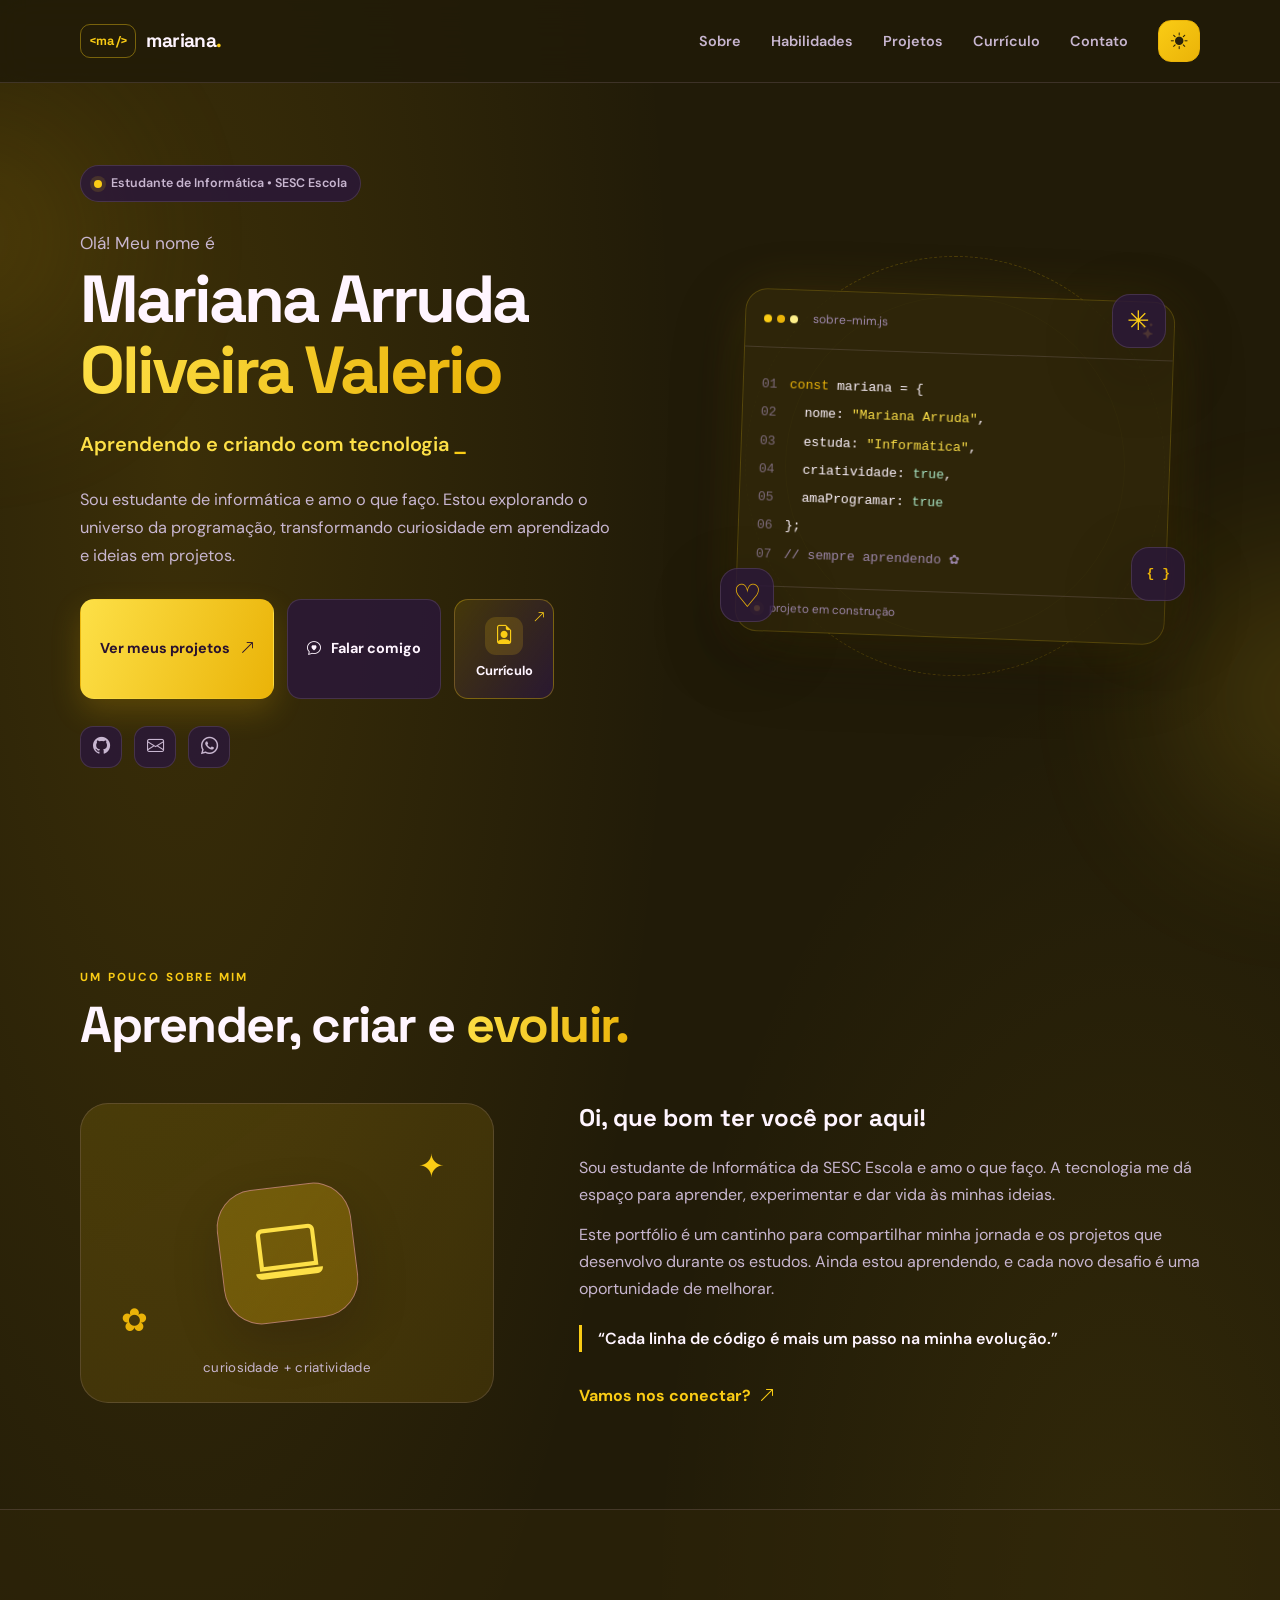
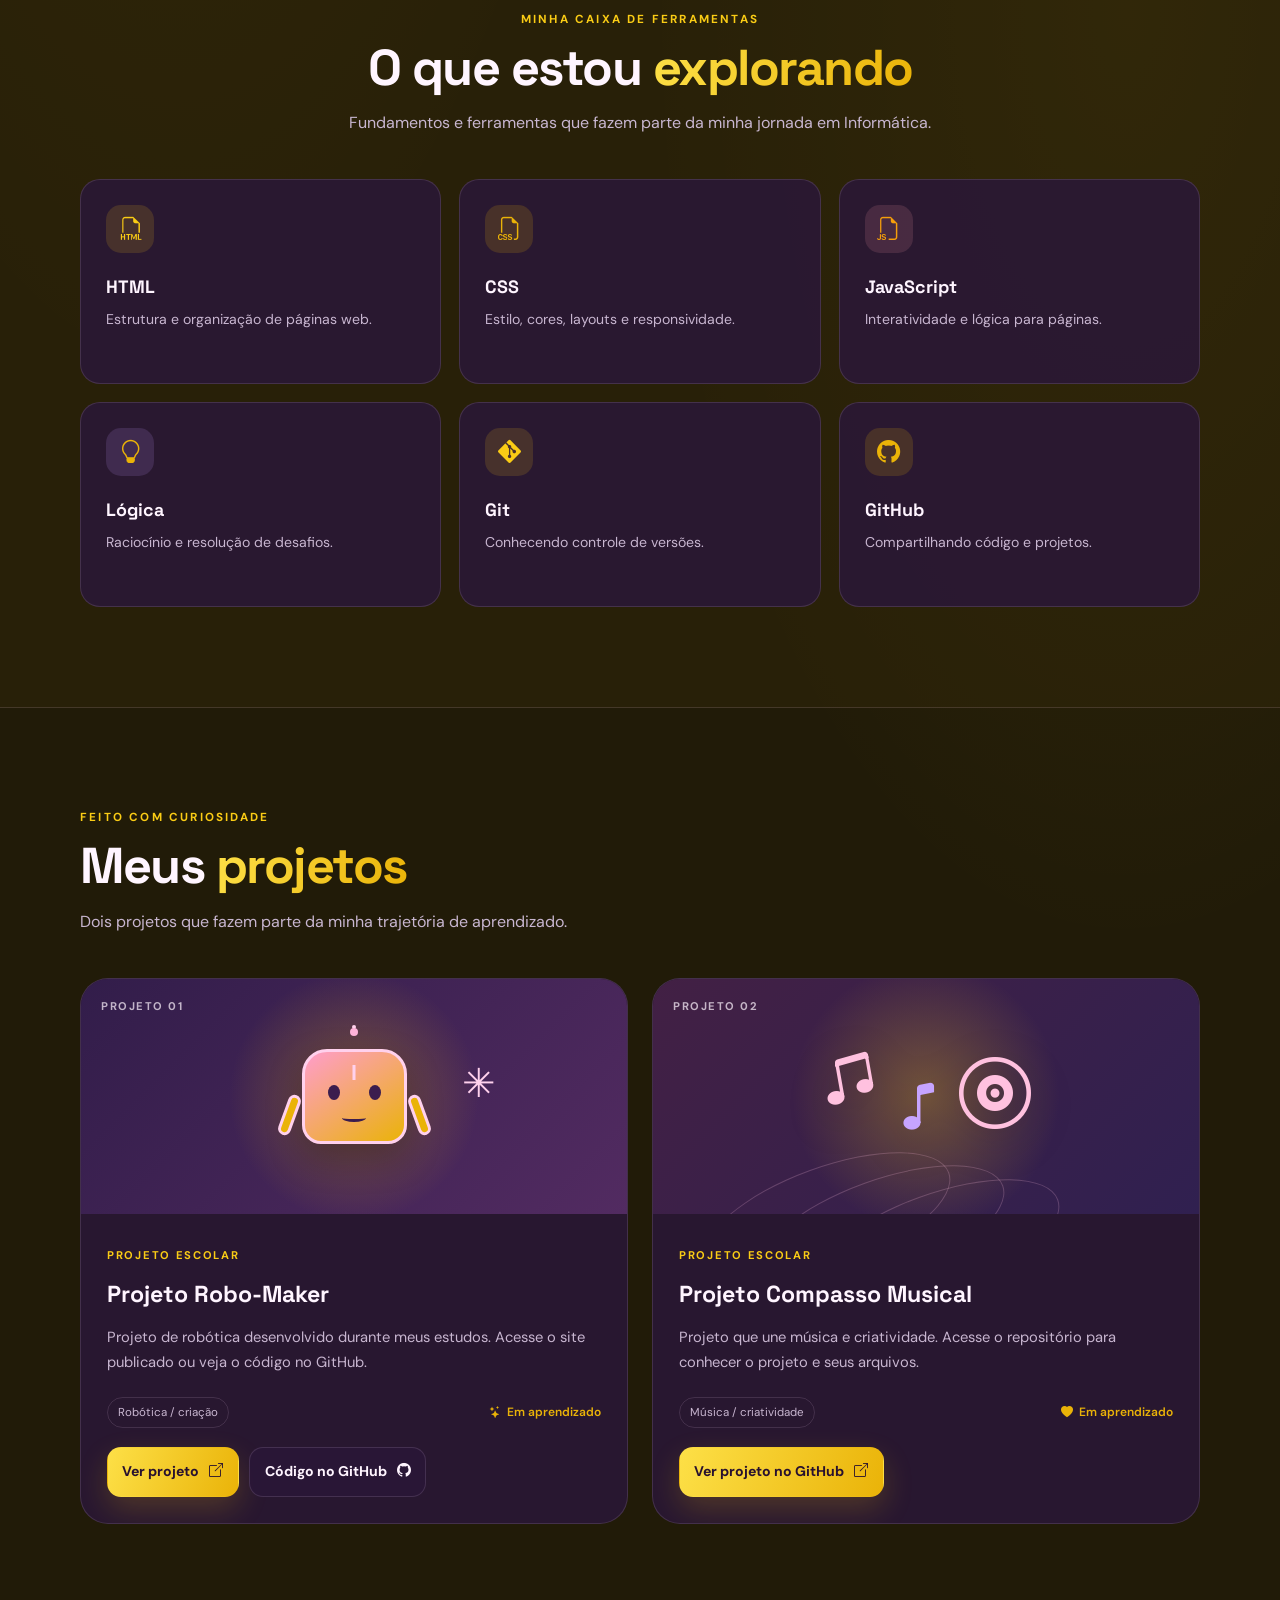
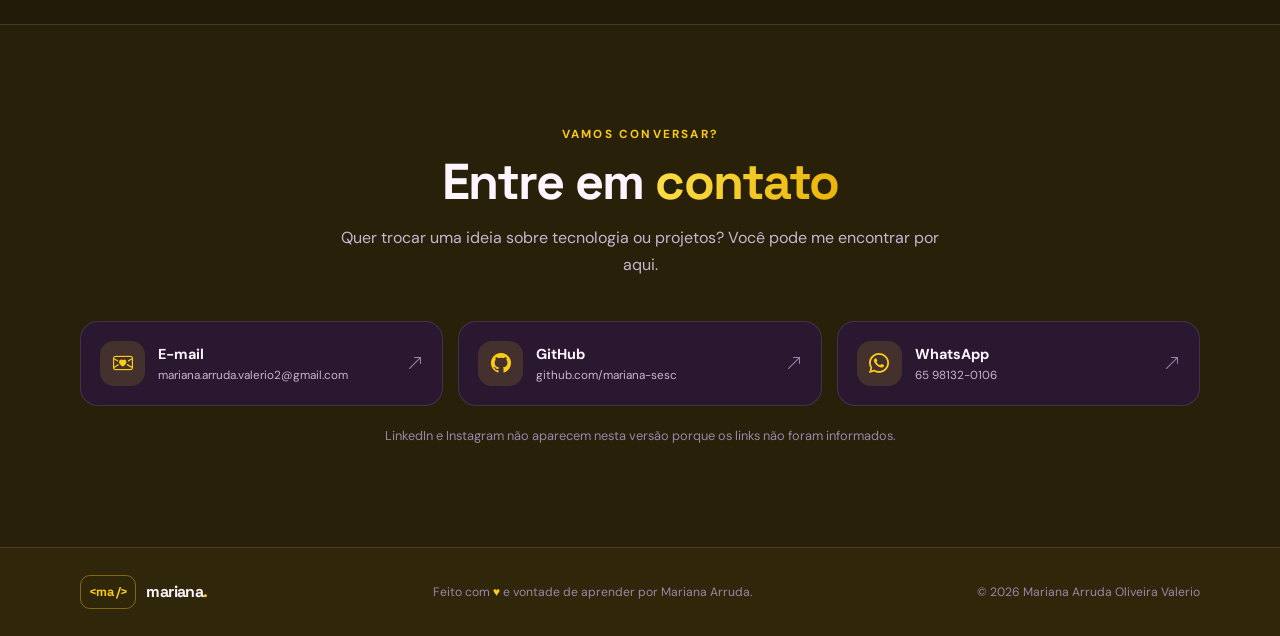
<file: index.html>
<!DOCTYPE html>
<html lang="pt-BR">
<head>
  <meta charset="UTF-8">
  <meta name="viewport" content="width=device-width, initial-scale=1.0">
  <meta name="description" content="Portfólio de Mariana Arruda Oliveira Valerio, estudante de Informática da SESC Escola.">
  <meta name="theme-color" content="#190d25">
  <title>Mariana Arruda | Portfólio</title>

  <!-- Fontes e ícones carregados por CDN; a página continua organizada em arquivos separados. -->
  <link rel="preconnect" href="https://fonts.googleapis.com">
  <link rel="preconnect" href="https://fonts.gstatic.com" crossorigin>
  <link href="https://fonts.googleapis.com/css2?family=DM+Sans:wght@400;500;600;700&family=Space+Grotesk:wght@400;500;600;700&display=swap" rel="stylesheet">
  <link rel="stylesheet" href="https://cdn.jsdelivr.net/npm/bootstrap-icons@1.11.3/font/bootstrap-icons.min.css">
  <link rel="stylesheet" href="style.css">
  <script src="script.js" defer></script>
</head>
<body>
  <div class="fundo-decorativo fundo-um" aria-hidden="true"></div>
  <div class="fundo-decorativo fundo-dois" aria-hidden="true"></div>

  <header class="cabecalho" id="inicio">
    <nav class="navegacao largura-conteudo" aria-label="Navegação principal">
      <a class="marca" href="#inicio" aria-label="Mariana Arruda, início">
        <span class="marca-icone">&lt;ma /&gt;</span>
        <span>mariana<span class="marca-ponto">.</span></span>
      </a>

      <button class="botao-menu" id="botao-menu" type="button" aria-label="Abrir menu" aria-expanded="false" aria-controls="lista-menu">
        <i class="bi bi-list" aria-hidden="true"></i>
      </button>

      <ul class="lista-menu" id="lista-menu">
        <li><a href="#sobre">Sobre</a></li>
        <li><a href="#habilidades">Habilidades</a></li>
        <li><a href="#projetos">Projetos</a></li>
        <li><a href="curriculo.html">Currículo</a></li>
        <li><a href="#contato">Contato</a></li>
        <li><button class="botao-tema" id="botao-tema" type="button" aria-label="Ativar tema claro"><i class="bi bi-sun-fill" aria-hidden="true"></i></button></li>
      </ul>
    </nav>
  </header>

  <main>
    <!-- Apresentação principal -->
    <section class="hero largura-conteudo">
      <div class="hero-conteudo animar-entrada">
        <p class="etiqueta-superior"><span class="ponto-pulsante"></span> Estudante de Informática • SESC Escola</p>
        <p class="saudacao">Olá! Meu nome é</p>
        <h1>Mariana Arruda<br><span class="texto-gradiente">Oliveira Valerio</span></h1>
        <h2 class="linha-digitando"><span id="texto-digitando">Aprendendo e criando com tecnologia</span><span class="cursor" aria-hidden="true">_</span></h2>
        <p class="resumo-hero">Sou estudante de informática e amo o que faço. Estou explorando o universo da programação, transformando curiosidade em aprendizado e ideias em projetos.</p>

        <div class="acoes-hero">
          <a class="botao botao-principal" href="#projetos">Ver meus projetos <i class="bi bi-arrow-up-right" aria-hidden="true"></i></a>
          <div class="acoes-contato">
            <a class="botao botao-secundario" href="#contato"><i class="bi bi-chat-heart" aria-hidden="true"></i> Falar comigo</a>
            <a class="cartao-curriculo" href="curriculo.html">
              <span class="icone-curriculo"><i class="bi bi-file-earmark-person" aria-hidden="true"></i></span>
              <span class="texto-curriculo"><strong>Currículo</strong></span>
              <i class="bi bi-arrow-up-right seta-curriculo" aria-hidden="true"></i>
            </a>
          </div>
        </div>

        <div class="links-sociais-hero" aria-label="Links de contato">
          <a href="https://github.com/mariana-sesc" target="_blank" rel="noopener noreferrer" aria-label="Meu GitHub" title="GitHub"><i class="bi bi-github"></i></a>
          <a href="mailto:mariana.arruda.valerio2@gmail.com" aria-label="Enviar e-mail" title="E-mail"><i class="bi bi-envelope"></i></a>
          <a href="https://wa.me/5565981320106" target="_blank" rel="noopener noreferrer" aria-label="Conversar pelo WhatsApp" title="WhatsApp"><i class="bi bi-whatsapp"></i></a>
        </div>
      </div>

      <!-- Cartão ilustrativo com dados reais fornecidos pela autora -->
      <div class="hero-visual animar-entrada" aria-label="Cartão decorativo de código">
        <div class="anel anel-externo"></div>
        <div class="anel anel-interno"></div>
        <div class="cartao-codigo">
          <div class="barra-codigo">
            <div class="bolinhas"><span></span><span></span><span></span></div>
            <span>sobre-mim.js</span>
            <i class="bi bi-stars" aria-hidden="true"></i>
          </div>
          <div class="codigo">
            <p><span class="numero">01</span><span class="palavra-chave">const</span> mariana = {</p>
            <p><span class="numero">02</span>&nbsp;&nbsp;nome: <span class="string">"Mariana Arruda"</span>,</p>
            <p><span class="numero">03</span>&nbsp;&nbsp;estuda: <span class="string">"Informática"</span>,</p>
            <p><span class="numero">04</span>&nbsp;&nbsp;criatividade: <span class="booleano">true</span>,</p>
            <p><span class="numero">05</span>&nbsp;&nbsp;amaProgramar: <span class="booleano">true</span></p>
            <p><span class="numero">06</span>};</p>
            <p class="comentario"><span class="numero">07</span>// sempre aprendendo ✿</p>
          </div>
          <div class="rodape-codigo"><span class="ponto-pulsante"></span> projeto em construção</div>
        </div>
        <span class="adesivo adesivo-estrela" aria-hidden="true">✳</span>
        <span class="adesivo adesivo-coracao" aria-hidden="true">♡</span>
        <span class="adesivo adesivo-chave" aria-hidden="true">{ }</span>
      </div>
    </section>

    <!-- Sobre a estudante -->
    <section class="secao largura-conteudo" id="sobre">
      <div class="cabecalho-secao animar-entrada">
        <p class="sobretitulo">UM POUCO SOBRE MIM</p>
        <h2>Aprender, criar e <span class="texto-gradiente">evoluir.</span></h2>
      </div>
      <div class="sobre-grade">
        <div class="sobre-ilustracao animar-entrada">
          <div class="icone-notebook"><i class="bi bi-laptop" aria-hidden="true"></i></div>
          <span class="rabisco rabisco-um" aria-hidden="true">✦</span>
          <span class="rabisco rabisco-dois" aria-hidden="true">✿</span>
          <p>curiosidade + criatividade</p>
        </div>
        <div class="sobre-texto animar-entrada">
          <h3>Oi, que bom ter você por aqui!</h3>
          <p>Sou estudante de Informática da SESC Escola e amo o que faço. A tecnologia me dá espaço para aprender, experimentar e dar vida às minhas ideias.</p>
          <p>Este portfólio é um cantinho para compartilhar minha jornada e os projetos que desenvolvo durante os estudos. Ainda estou aprendendo, e cada novo desafio é uma oportunidade de melhorar.</p>
          <p class="frase-destaque">“Cada linha de código é mais um passo na minha evolução.”</p>
          <a class="link-texto" href="#contato">Vamos nos conectar? <i class="bi bi-arrow-up-right" aria-hidden="true"></i></a>
        </div>
      </div>
    </section>

    <!-- Habilidades: são apresentadas como áreas de estudo, sem afirmar níveis de domínio -->
    <section class="secao secao-alternada" id="habilidades">
      <div class="largura-conteudo">
        <div class="cabecalho-secao centralizado animar-entrada">
          <p class="sobretitulo">MINHA CAIXA DE FERRAMENTAS</p>
          <h2>O que estou <span class="texto-gradiente">explorando</span></h2>
          <p class="descricao-secao">Fundamentos e ferramentas que fazem parte da minha jornada em Informática.</p>
        </div>
        <div class="grade-habilidades">
          <article class="cartao-habilidade animar-entrada"><span class="icone-habilidade rosa"><i class="bi bi-filetype-html" aria-hidden="true"></i></span><h3>HTML</h3><p>Estrutura e organização de páginas web.</p></article>
          <article class="cartao-habilidade animar-entrada"><span class="icone-habilidade roxo"><i class="bi bi-filetype-css" aria-hidden="true"></i></span><h3>CSS</h3><p>Estilo, cores, layouts e responsividade.</p></article>
          <article class="cartao-habilidade animar-entrada"><span class="icone-habilidade coral"><i class="bi bi-filetype-js" aria-hidden="true"></i></span><h3>JavaScript</h3><p>Interatividade e lógica para páginas.</p></article>
          <article class="cartao-habilidade animar-entrada"><span class="icone-habilidade lilas"><i class="bi bi-lightbulb" aria-hidden="true"></i></span><h3>Lógica</h3><p>Raciocínio e resolução de desafios.</p></article>
          <article class="cartao-habilidade animar-entrada"><span class="icone-habilidade rosa"><i class="bi bi-git" aria-hidden="true"></i></span><h3>Git</h3><p>Conhecendo controle de versões.</p></article>
          <article class="cartao-habilidade animar-entrada"><span class="icone-habilidade roxo"><i class="bi bi-github" aria-hidden="true"></i></span><h3>GitHub</h3><p>Compartilhando código e projetos.</p></article>
        </div>
      </div>
    </section>

    <!-- Projetos informados pela usuária; sem links de repositório inventados -->
    <section class="secao largura-conteudo" id="projetos">
      <div class="cabecalho-secao animar-entrada">
        <p class="sobretitulo">FEITO COM CURIOSIDADE</p>
        <h2>Meus <span class="texto-gradiente">projetos</span></h2>
        <p class="descricao-secao">Dois projetos que fazem parte da minha trajetória de aprendizado.</p>
      </div>
      <div class="grade-projetos">
        <article class="cartao-projeto animar-entrada">
          <div class="arte-projeto arte-robo"><span class="numero-projeto">PROJETO 01</span><div class="robo-ilustrado" aria-hidden="true"><span class="antena"></span><span class="olho olho-esquerdo"></span><span class="olho olho-direito"></span><span class="boca-robo"></span><span class="braco braco-esquerdo"></span><span class="braco braco-direito"></span></div><span class="rabisco-projeto" aria-hidden="true">✳</span></div>
          <div class="conteudo-projeto"><span class="categoria-projeto">PROJETO ESCOLAR</span><h3>Projeto Robo-Maker</h3><p>Projeto de robótica desenvolvido durante meus estudos. Acesse o site publicado ou veja o código no GitHub.</p><div class="rodape-projeto"><span class="tag-projeto">Robótica / criação</span><span class="estado-projeto"><i class="bi bi-stars" aria-hidden="true"></i> Em aprendizado</span></div><div class="links-projeto"><a class="botao botao-principal" href="https://mariana-sesc.github.io/projeto-robomaker/" target="_blank" rel="noopener noreferrer">Ver projeto <i class="bi bi-box-arrow-up-right" aria-hidden="true"></i></a><a class="botao botao-secundario" href="https://github.com/mariana-sesc/projeto-robomaker" target="_blank" rel="noopener noreferrer">Código no GitHub <i class="bi bi-github" aria-hidden="true"></i></a></div></div>
        </article>
        <article class="cartao-projeto animar-entrada">
          <div class="arte-projeto arte-musica"><span class="numero-projeto">PROJETO 02</span><div class="notas-musicais" aria-hidden="true"><i class="bi bi-music-note-beamed"></i><i class="bi bi-music-note"></i><i class="bi bi-vinyl"></i></div><span class="onda onda-um"></span><span class="onda onda-dois"></span><span class="onda onda-tres"></span></div>
          <div class="conteudo-projeto"><span class="categoria-projeto">PROJETO ESCOLAR</span><h3>Projeto Compasso Musical</h3><p>Projeto que une música e criatividade. Acesse o repositório para conhecer o projeto e seus arquivos.</p><div class="rodape-projeto"><span class="tag-projeto">Música / criatividade</span><span class="estado-projeto"><i class="bi bi-heart-fill" aria-hidden="true"></i> Em aprendizado</span></div><div class="links-projeto"><a class="botao botao-principal" href="https://github.com/mariana-sesc/compasso-musical" target="_blank" rel="noopener noreferrer">Ver projeto no GitHub <i class="bi bi-box-arrow-up-right" aria-hidden="true"></i></a></div></div>
        </article>
      </div>
    </section>

    <!-- Contato: somente canais fornecidos pela usuária -->
    <section class="secao secao-contato" id="contato">
      <div class="largura-conteudo">
        <div class="cabecalho-secao centralizado animar-entrada">
          <p class="sobretitulo">VAMOS CONVERSAR?</p>
          <h2>Entre em <span class="texto-gradiente">contato</span></h2>
          <p class="descricao-secao">Quer trocar uma ideia sobre tecnologia ou projetos? Você pode me encontrar por aqui.</p>
        </div>
        <div class="grade-contato">
          <a class="cartao-contato animar-entrada" href="mailto:mariana.arruda.valerio2@gmail.com"><span class="icone-contato"><i class="bi bi-envelope-heart" aria-hidden="true"></i></span><span><strong>E-mail</strong><small>mariana.arruda.valerio2@gmail.com</small></span><i class="bi bi-arrow-up-right seta-contato" aria-hidden="true"></i></a>
          <a class="cartao-contato animar-entrada" href="https://github.com/mariana-sesc" target="_blank" rel="noopener noreferrer"><span class="icone-contato"><i class="bi bi-github" aria-hidden="true"></i></span><span><strong>GitHub</strong><small>github.com/mariana-sesc</small></span><i class="bi bi-arrow-up-right seta-contato" aria-hidden="true"></i></a>
          <a class="cartao-contato animar-entrada" href="https://wa.me/5565981320106" target="_blank" rel="noopener noreferrer"><span class="icone-contato"><i class="bi bi-whatsapp" aria-hidden="true"></i></span><span><strong>WhatsApp</strong><small>65 98132-0106</small></span><i class="bi bi-arrow-up-right seta-contato" aria-hidden="true"></i></a>
        </div>
        <p class="aviso-links animar-entrada">LinkedIn e Instagram não aparecem nesta versão porque os links não foram informados.</p>
      </div>
    </section>
  </main>

  <footer class="rodape">
    <div class="largura-conteudo rodape-conteudo">
      <a class="marca marca-rodape" href="#inicio"><span class="marca-icone">&lt;ma /&gt;</span><span>mariana<span class="marca-ponto">.</span></span></a>
      <p>Feito com <span class="coracao" aria-label="carinho">♥</span> e vontade de aprender por Mariana Arruda.</p>
      <p class="direitos">© <span id="ano-atual"></span> Mariana Arruda Oliveira Valerio</p>
    </div>
  </footer>

  <button class="botao-topo" id="botao-topo" type="button" aria-label="Voltar ao topo"><i class="bi bi-arrow-up" aria-hidden="true"></i></button>
</body>
</html>
</file>
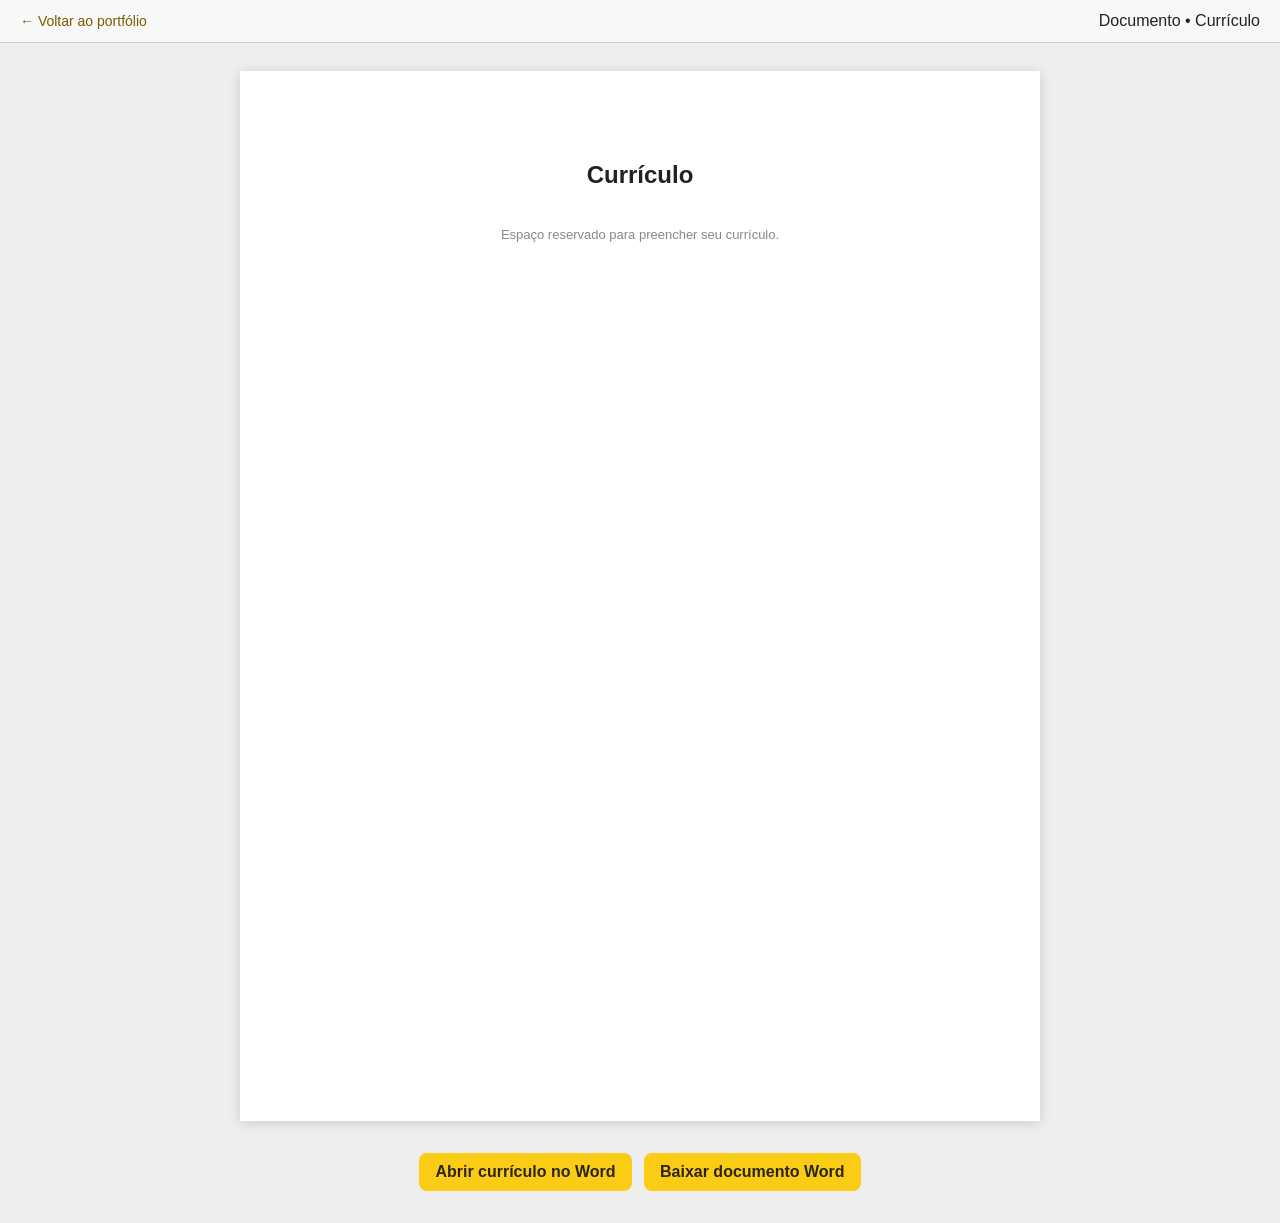
<file: curriculo.html>
<!DOCTYPE html>
<html lang="pt-BR">
<head>
  <meta charset="UTF-8">
  <meta name="viewport" content="width=device-width, initial-scale=1.0">
  <title>Currículo | Mariana Arruda</title>
  <style>
    * { box-sizing: border-box; }
    body { margin: 0; background: #eeeeee; color: #222; font-family: Arial, Helvetica, sans-serif; }
    .toolbar { background: #f8f8f8; border-bottom: 1px solid #d0d0d0; padding: 12px 20px; display: flex; justify-content: space-between; align-items: center; gap: 12px; }
    .toolbar a { color: #7a5b00; text-decoration: none; font-size: 14px; }
    .page { width: min(800px, calc(100% - 32px)); min-height: 1050px; margin: 28px auto; padding: 90px 80px; background: white; box-shadow: 0 2px 12px rgba(0,0,0,.14); }
    h1 { margin: 0; text-align: center; font-size: 24px; font-weight: 700; }
    .hint { margin-top: 38px; text-align: center; color: #888; font-size: 13px; }
    .actions { text-align: center; margin: 0 auto 28px; }
    .button { display: inline-block; background: #facc15; color: #2b250d; text-decoration: none; font-weight: 700; padding: 10px 16px; border-radius: 8px; margin: 4px; }
    @media (max-width: 600px) { .page { padding: 60px 24px; min-height: 850px; } }
  </style>
</head>
<body>
  <div class="toolbar">
    <a href="index.html">← Voltar ao portfólio</a>
    <span>Documento • Currículo</span>
  </div>
  <main class="page">
    <h1>Currículo</h1>
    <p class="hint">Espaço reservado para preencher seu currículo.</p>
  </main>
  <div class="actions">
    <a class="button" href="Curriculo-Mariana.docx" target="_blank" rel="noopener noreferrer">Abrir currículo no Word</a>
    <a class="button" href="Curriculo-Mariana.docx" download>Baixar documento Word</a>
  </div>
</body>
</html>
</file>
<file: style.css>
/* =========================================================
   PORTFÓLIO DE MARIANA ARRUDA — CSS
   Paleta: amarelo, dourado e tons escuros. Ajuste as variáveis abaixo
   para personalizar rapidamente as cores de todo o site.
   ========================================================= */

:root {
  color-scheme: dark;
  --cor-fundo: #211b08;
  --cor-fundo-secundario: #30270a;
  --cor-cartao: rgba(42, 23, 57, .84);
  --cor-cartao-hover: #42360d;
  --cor-texto: #fff5ff;
  --cor-texto-suave: #c8b6d0;
  --cor-texto-fraco: #9b85a8;
  --cor-borda: rgba(255, 211, 255, .13);
  --cor-rosa: #facc15;
  --cor-rosa-claro: #fde047;
  --cor-roxo: #eab308;
  --cor-roxo-escuro: #a16207;
  --cor-coral: #f59e0b;
  --sombra: 0 24px 70px rgba(15, 12, 2, .32);
  --largura-maxima: 1120px;
  --raio-grande: 28px;
  --raio-medio: 20px;
  --transicao: 240ms ease;
}

* { box-sizing: border-box; margin: 0; padding: 0; }
html { scroll-behavior: smooth; scroll-padding-top: 92px; }
body {
  min-width: 320px;
  overflow-x: hidden;
  background:
    radial-gradient(ellipse at 14% 12%, rgba(234, 179, 8, .13), transparent 32%),
    radial-gradient(ellipse at 88% 42%, rgba(250, 204, 21, .08), transparent 30%),
    var(--cor-fundo);
  color: var(--cor-texto);
  font-family: "DM Sans", sans-serif;
  line-height: 1.7;
  transition: background-color var(--transicao), color var(--transicao);
}
body.tema-claro {
  color-scheme: light;
  --cor-fundo: #fffdf0;
  --cor-fundo-secundario: #fff8d6;
  --cor-cartao: rgba(255, 255, 255, .92);
  --cor-cartao-hover: #ffffff;
  --cor-texto: #332900;
  --cor-texto-suave: #66551a;
  --cor-texto-fraco: #85722d;
  --cor-borda: rgba(133, 114, 45, .15);
  --sombra: 0 24px 70px rgba(133, 114, 45, .12);
  background:
    radial-gradient(ellipse at 14% 12%, rgba(234, 179, 8, .18), transparent 32%),
    radial-gradient(ellipse at 88% 42%, rgba(250, 204, 21, .15), transparent 30%),
    var(--cor-fundo);
}
a { color: inherit; text-decoration: none; }
button { font: inherit; cursor: pointer; }
button, a { -webkit-tap-highlight-color: transparent; }
button:focus-visible, a:focus-visible { outline: 3px solid var(--cor-rosa); outline-offset: 4px; }
img { display: block; max-width: 100%; }
::selection { color: #190d25; background: var(--cor-rosa-claro); }
.largura-conteudo { width: min(var(--largura-maxima), calc(100% - 48px)); margin-inline: auto; }
.texto-gradiente { color: var(--cor-rosa); background: linear-gradient(105deg, var(--cor-rosa-claro), var(--cor-roxo)); -webkit-background-clip: text; background-clip: text; -webkit-text-fill-color: transparent; }
.fundo-decorativo { position: fixed; z-index: -1; width: 260px; height: 260px; border-radius: 50%; filter: blur(85px); opacity: .17; pointer-events: none; animation: flutuar 12s ease-in-out infinite alternate; }
.fundo-um { top: 12%; left: -160px; background: var(--cor-roxo); }
.fundo-dois { right: -160px; bottom: 8%; background: var(--cor-rosa); animation-delay: -4s; }

/* Cabeçalho fixo e navegação */
.cabecalho { position: sticky; top: 0; z-index: 1000; border-bottom: 1px solid var(--cor-borda); background: color-mix(in srgb, var(--cor-fundo) 84%, transparent); backdrop-filter: blur(18px); }
.navegacao { min-height: 82px; display: flex; align-items: center; justify-content: space-between; gap: 28px; }
.marca { display: inline-flex; align-items: center; gap: 10px; font-family: "Space Grotesk", sans-serif; font-weight: 700; font-size: 1.2rem; letter-spacing: -.6px; }
.marca-icone { display: grid; place-items: center; padding: 5px 8px; border: 1px solid rgba(250, 204, 21, .4); border-radius: 10px; color: var(--cor-rosa); font-size: .8rem; }
.marca-ponto { color: var(--cor-rosa); }
.lista-menu { display: flex; align-items: center; gap: clamp(15px, 2.4vw, 30px); list-style: none; }
.lista-menu > li > a { color: var(--cor-texto-suave); font-size: .9rem; font-weight: 600; transition: color var(--transicao); }
.lista-menu > li > a:hover { color: var(--cor-rosa); }
.botao-tema, .botao-menu { display: grid; place-items: center; border: 1px solid var(--cor-borda); border-radius: 13px; background: var(--cor-cartao); color: var(--cor-rosa); transition: transform var(--transicao), background var(--transicao); }
.botao-tema { width: 42px; height: 42px; font-size: 1.05rem; }
.botao-tema:hover, .botao-menu:hover { transform: rotate(-7deg) scale(1.04); background: var(--cor-cartao-hover); }
.botao-menu { display: none; width: 44px; height: 44px; font-size: 1.4rem; }

/* Hero: primeira impressão do portfólio */
.hero { min-height: 690px; display: grid; grid-template-columns: 1.05fr .95fr; align-items: center; gap: clamp(38px, 7vw, 92px); padding-block: 82px 100px; }
.hero-conteudo { position: relative; z-index: 1; }
.etiqueta-superior { display: inline-flex; align-items: center; gap: 9px; padding: 7px 13px; border: 1px solid var(--cor-borda); border-radius: 999px; background: var(--cor-cartao); color: var(--cor-texto-suave); font-size: .78rem; font-weight: 600; }
.ponto-pulsante { display: inline-block; width: 8px; height: 8px; flex: 0 0 auto; border-radius: 50%; background: var(--cor-rosa); box-shadow: 0 0 0 4px rgba(250, 204, 21, .13); animation: pulsar 2s ease-in-out infinite; }
.saudacao { margin-top: 27px; color: var(--cor-texto-suave); font-size: 1.08rem; }
.hero h1 { margin-top: 5px; font-family: "Space Grotesk", sans-serif; font-size: clamp(2.7rem, 5.2vw, 4.7rem); font-weight: 700; letter-spacing: -3px; line-height: 1.08; }
.linha-digitando { min-height: 42px; margin-top: 20px; color: var(--cor-rosa-claro); font-size: clamp(1.02rem, 2vw, 1.25rem); font-weight: 600; }
.cursor { display: inline-block; margin-left: 4px; color: var(--cor-rosa); animation: piscar 850ms steps(2, start) infinite; }
.resumo-hero { max-width: 560px; margin-top: 17px; color: var(--cor-texto-suave); font-size: 1.02rem; }
.acoes-hero { display: flex; flex-wrap: wrap; gap: 13px; margin-top: 29px; }
.acoes-contato { display: flex; align-items: stretch; gap: 13px; }
.botao { min-height: 50px; display: inline-flex; align-items: center; justify-content: center; gap: 10px; padding: 12px 19px; border: 1px solid transparent; border-radius: 14px; font-size: .9rem; font-weight: 700; transition: transform var(--transicao), box-shadow var(--transicao), background var(--transicao); }
.botao:hover { transform: translateY(-4px); }
.botao-principal { color: #28112f; background: linear-gradient(110deg, var(--cor-rosa-claro), var(--cor-roxo)); box-shadow: 0 12px 30px rgba(234, 179, 8, .2); }
.botao-principal:hover { box-shadow: 0 17px 36px rgba(234, 179, 8, .32); }
.botao-secundario { border-color: var(--cor-borda); background: var(--cor-cartao); color: var(--cor-texto); }
.botao-secundario:hover { border-color: rgba(250, 204, 21, .5); }
.cartao-curriculo { position: relative; width: 100px; height: 100px; flex: 0 0 100px; display: flex; flex-direction: column; align-items: center; justify-content: center; gap: 7px; padding: 12px; border: 1px solid rgba(250, 204, 21, .32); border-radius: 14px; background: linear-gradient(125deg, rgba(250, 204, 21, .12), var(--cor-cartao)); color: var(--cor-texto); text-align: center; transition: transform var(--transicao), border-color var(--transicao), background var(--transicao); }
.cartao-curriculo:hover { transform: translateY(-4px); border-color: var(--cor-rosa); background: var(--cor-cartao-hover); }
.icone-curriculo { width: 38px; height: 38px; flex: 0 0 auto; display: grid; place-items: center; border-radius: 11px; background: rgba(250, 204, 21, .16); color: var(--cor-rosa); font-size: 1.2rem; }
.texto-curriculo { display: grid; line-height: 1.35; }
.texto-curriculo strong { font-size: .8rem; }
.seta-curriculo { position: absolute; top: 8px; right: 8px; color: var(--cor-rosa); font-size: .75rem; }
.links-sociais-hero { display: flex; gap: 12px; margin-top: 27px; }
.links-sociais-hero a { display: grid; place-items: center; width: 42px; height: 42px; border: 1px solid var(--cor-borda); border-radius: 13px; background: var(--cor-cartao); color: var(--cor-texto-suave); font-size: 1.08rem; transition: transform var(--transicao), color var(--transicao), border-color var(--transicao); }
.links-sociais-hero a:hover { transform: translateY(-4px) rotate(-4deg); color: var(--cor-rosa); border-color: var(--cor-rosa); }

/* Cartão decorativo de código, feito apenas com HTML e CSS */
.hero-visual { position: relative; display: grid; place-items: center; min-height: 420px; }
.anel { position: absolute; border: 1px solid rgba(250, 204, 21, .2); border-radius: 50%; animation: girar 32s linear infinite; }
.anel-externo { width: min(100%, 420px); aspect-ratio: 1; border-style: dashed; }
.anel-interno { width: min(82%, 340px); aspect-ratio: 1; border-color: rgba(234, 179, 8, .25); animation-direction: reverse; animation-duration: 24s; }
.cartao-codigo { position: relative; z-index: 2; width: min(100%, 430px); overflow: hidden; border: 1px solid rgba(250, 204, 21, .2); border-radius: 22px; background: color-mix(in srgb, var(--cor-fundo-secundario) 91%, transparent); box-shadow: var(--sombra), 0 0 55px rgba(234, 179, 8, .12); transform: rotate(2deg); animation: flutuar-cartao 6s ease-in-out infinite; }
.barra-codigo { display: flex; align-items: center; gap: 15px; padding: 15px 18px; border-bottom: 1px solid var(--cor-borda); color: var(--cor-texto-fraco); font-size: .75rem; }
.barra-codigo > i { margin-left: auto; color: var(--cor-rosa); font-size: 1rem; }
.bolinhas { display: flex; gap: 5px; }
.bolinhas span { width: 8px; height: 8px; border-radius: 50%; background: #facc15; }
.bolinhas span:nth-child(2) { background: #eab308; }
.bolinhas span:nth-child(3) { background: #fef08a; }
.codigo { padding: 23px 18px 17px; overflow-x: auto; font-family: Consolas, "Courier New", monospace; font-size: clamp(.68rem, 1.2vw, .82rem); line-height: 2.15; white-space: nowrap; }
.numero { display: inline-block; width: 28px; color: var(--cor-texto-fraco); opacity: .7; }
.palavra-chave { color: #eab308; }
.string { color: #fde047; }
.booleano { color: #a9e6c5; }
.comentario { color: var(--cor-texto-fraco); }
.rodape-codigo { display: flex; align-items: center; gap: 9px; padding: 12px 18px; border-top: 1px solid var(--cor-borda); color: var(--cor-texto-fraco); font-size: .73rem; }
.rodape-codigo .ponto-pulsante { width: 6px; height: 6px; }
.adesivo { position: absolute; z-index: 3; display: grid; place-items: center; width: 54px; height: 54px; border: 1px solid var(--cor-borda); border-radius: 18px; background: var(--cor-cartao); box-shadow: var(--sombra); color: var(--cor-rosa); }
.adesivo-estrela { top: 9%; right: 7%; font-size: 1.7rem; animation: flutuar 4s ease-in-out infinite alternate; }
.adesivo-coracao { bottom: 13%; left: 2%; color: var(--cor-roxo); font-size: 2rem; animation: flutuar 5s ease-in-out infinite alternate-reverse; }
.adesivo-chave { right: 3%; bottom: 18%; color: var(--cor-roxo); font-family: monospace; font-weight: 700; }

/* Seções e títulos */
.secao { padding-block: 100px; }
.secao-alternada { border-block: 1px solid var(--cor-borda); background: color-mix(in srgb, var(--cor-fundo-secundario) 52%, transparent); }
.cabecalho-secao { margin-bottom: 43px; }
.sobretitulo { color: var(--cor-rosa); font-size: .73rem; font-weight: 700; letter-spacing: 2.2px; }
.cabecalho-secao h2 { margin-top: 8px; font-family: "Space Grotesk", sans-serif; font-size: clamp(2rem, 4vw, 3.15rem); line-height: 1.18; letter-spacing: -1.5px; }
.descricao-secao, .cabecalho-secao > p:last-child { max-width: 600px; margin-top: 12px; color: var(--cor-texto-suave); }
.centralizado { text-align: center; }
.centralizado .descricao-secao, .centralizado > p:last-child { margin-inline: auto; }

/* Sobre mim */
.sobre-grade { display: grid; grid-template-columns: .8fr 1.2fr; align-items: center; gap: clamp(35px, 7vw, 85px); }
.sobre-ilustracao { position: relative; min-height: 300px; display: grid; place-items: center; overflow: hidden; border: 1px solid var(--cor-borda); border-radius: var(--raio-grande); background: linear-gradient(145deg, rgba(250, 204, 21, .13), rgba(234, 179, 8, .12)); }
.icone-notebook { display: grid; place-items: center; width: 135px; height: 135px; border: 1px solid rgba(255, 164, 210, .45); border-radius: 38px; background: linear-gradient(135deg, rgba(250, 204, 21, .24), rgba(234, 179, 8, .28)); color: var(--cor-rosa-claro); font-size: 4.2rem; transform: rotate(-7deg); box-shadow: 0 20px 50px rgba(14, 4, 23, .18); animation: flutuar 5s ease-in-out infinite alternate; }
.sobre-ilustracao > p { position: absolute; bottom: 23px; color: var(--cor-texto-suave); font-size: .83rem; letter-spacing: .3px; }
.rabisco { position: absolute; color: var(--cor-rosa); font-size: 2rem; }
.rabisco-um { top: 35px; right: 48px; }
.rabisco-dois { bottom: 55px; left: 40px; color: var(--cor-roxo); }
.sobre-texto h3 { margin-bottom: 15px; font-family: "Space Grotesk", sans-serif; font-size: 1.5rem; }
.sobre-texto p { margin-top: 13px; color: var(--cor-texto-suave); }
.sobre-texto .frase-destaque { margin-block: 22px; padding-left: 16px; border-left: 3px solid var(--cor-rosa); color: var(--cor-texto); font-weight: 600; }
.link-texto { display: inline-flex; align-items: center; gap: 8px; margin-top: 8px; color: var(--cor-rosa); font-weight: 700; }
.link-texto:hover { gap: 13px; }

/* Cartões de habilidades */
.grade-habilidades { display: grid; grid-template-columns: repeat(3, minmax(0, 1fr)); gap: 18px; }
.cartao-habilidade { min-height: 205px; padding: 25px; border: 1px solid var(--cor-borda); border-radius: var(--raio-medio); background: var(--cor-cartao); transition: transform var(--transicao), border-color var(--transicao), background var(--transicao); }
.cartao-habilidade:hover { transform: translateY(-7px); border-color: rgba(250, 204, 21, .45); background: var(--cor-cartao-hover); }
.icone-habilidade { display: grid; place-items: center; width: 48px; height: 48px; margin-bottom: 19px; border-radius: 15px; font-size: 1.45rem; }
.icone-habilidade.rosa { background: rgba(250, 204, 21, .14); color: var(--cor-rosa); }
.icone-habilidade.roxo { background: rgba(234, 179, 8, .16); color: var(--cor-roxo); }
.icone-habilidade.coral { background: rgba(255, 154, 171, .14); color: var(--cor-coral); }
.icone-habilidade.lilas { background: rgba(196, 154, 255, .15); color: #eab308; }
.cartao-habilidade h3 { margin-bottom: 5px; font-family: "Space Grotesk", sans-serif; font-size: 1.12rem; }
.cartao-habilidade p { color: var(--cor-texto-suave); font-size: .88rem; }

/* Projetos */
.grade-projetos { display: grid; grid-template-columns: repeat(2, minmax(0, 1fr)); gap: 24px; }
.cartao-projeto { overflow: hidden; border: 1px solid var(--cor-borda); border-radius: var(--raio-grande); background: var(--cor-cartao); transition: transform var(--transicao), border-color var(--transicao), box-shadow var(--transicao); }
.cartao-projeto:hover { transform: translateY(-7px); border-color: rgba(250, 204, 21, .42); box-shadow: var(--sombra); }
.arte-projeto { position: relative; min-height: 235px; display: grid; place-items: center; overflow: hidden; }
.arte-robo { background: radial-gradient(circle at 50% 50%, rgba(234, 179, 8, .33), transparent 42%), linear-gradient(135deg, #321d4a, #522b61); }
.arte-musica { background: radial-gradient(circle at 50% 50%, rgba(250, 204, 21, .3), transparent 45%), linear-gradient(135deg, #422044, #302050); }
.numero-projeto { position: absolute; top: 18px; left: 20px; color: rgba(255, 245, 255, .7); font-size: .7rem; font-weight: 700; letter-spacing: 1.5px; }
.robo-ilustrado { position: relative; width: 105px; height: 95px; border: 3px solid #ffd1ed; border-radius: 25px 25px 19px 19px; background: linear-gradient(145deg, #ff9dcc, #eab308); box-shadow: 0 14px 35px rgba(15, 12, 2, .28); animation: balancar 4s ease-in-out infinite; }
.robo-ilustrado::before { content: ""; position: absolute; top: 13px; left: 50%; width: 3px; height: 15px; background: #ffd1ed; transform: translateX(-50%); }
.antena { position: absolute; top: -24px; left: calc(50% - 4px); width: 8px; height: 8px; border-radius: 50%; background: #ffb3da; box-shadow: 0 -5px 0 -2px #ffd1ed; }
.olho { position: absolute; top: 33px; width: 12px; height: 15px; border-radius: 50%; background: #3b1d4e; }
.olho-esquerdo { left: 23px; }
.olho-direito { right: 23px; }
.boca-robo { position: absolute; bottom: 19px; left: 50%; width: 24px; height: 8px; border-bottom: 3px solid #3b1d4e; border-radius: 0 0 50% 50%; transform: translateX(-50%); }
.braco { position: absolute; top: 42px; width: 13px; height: 42px; border: 3px solid #ffd1ed; border-radius: 9px; background: #eab308; }
.braco-esquerdo { left: -22px; transform: rotate(20deg); }
.braco-direito { right: -22px; transform: rotate(-20deg); }
.rabisco-projeto { position: absolute; right: 24%; top: 30%; color: #ffd1ed; font-size: 2.5rem; animation: girar 16s linear infinite; }
.notas-musicais { position: relative; z-index: 2; display: flex; align-items: center; gap: 15px; color: #ffc1df; font-size: 3.4rem; filter: drop-shadow(0 12px 20px rgba(12, 3, 20, .25)); }
.notas-musicais i:nth-child(1) { transform: translateY(-15px) rotate(-10deg); }
.notas-musicais i:nth-child(2) { color: #c6a4ff; transform: translateY(12px); }
.notas-musicais i:nth-child(3) { font-size: 4.5rem; }
.onda { position: absolute; width: 260px; height: 100px; border: 1px solid rgba(255, 193, 223, .22); border-radius: 50%; transform: rotate(-20deg); }
.onda-um { bottom: -53px; left: 8%; }
.onda-dois { bottom: -66px; left: 18%; }
.onda-tres { bottom: -80px; left: 28%; }
.conteudo-projeto { padding: 26px; }
.categoria-projeto { color: var(--cor-rosa); font-size: .7rem; font-weight: 700; letter-spacing: 1.7px; }
.conteudo-projeto h3 { margin-top: 8px; font-family: "Space Grotesk", sans-serif; font-size: 1.45rem; }
.conteudo-projeto p { margin-top: 10px; color: var(--cor-texto-suave); font-size: .92rem; }
.rodape-projeto { display: flex; flex-wrap: wrap; align-items: center; justify-content: space-between; gap: 12px; margin-top: 22px; }
.tag-projeto { padding: 5px 10px; border: 1px solid var(--cor-borda); border-radius: 999px; color: var(--cor-texto-suave); font-size: .72rem; }
.estado-projeto { display: inline-flex; align-items: center; gap: 6px; color: var(--cor-roxo); font-size: .75rem; font-weight: 600; }
.nota-projetos { display: flex; align-items: flex-start; gap: 9px; margin-top: 22px; color: var(--cor-texto-fraco); font-size: .82rem; }
.nota-projetos i { margin-top: 4px; color: var(--cor-rosa); }

/* Contato */
.secao-contato { border-top: 1px solid var(--cor-borda); background: color-mix(in srgb, var(--cor-fundo-secundario) 50%, transparent); }
.grade-contato { display: grid; grid-template-columns: repeat(3, minmax(0, 1fr)); gap: 15px; }
.cartao-contato { display: flex; align-items: center; gap: 13px; min-width: 0; padding: 19px; border: 1px solid var(--cor-borda); border-radius: 18px; background: var(--cor-cartao); transition: transform var(--transicao), border-color var(--transicao); }
.cartao-contato:hover { transform: translateY(-5px); border-color: rgba(250, 204, 21, .5); }
.icone-contato { display: grid; place-items: center; width: 45px; height: 45px; flex: 0 0 auto; border-radius: 14px; background: rgba(250, 204, 21, .13); color: var(--cor-rosa); font-size: 1.25rem; }
.cartao-contato > span:nth-child(2) { display: grid; min-width: 0; }
.cartao-contato strong { font-size: .9rem; }
.cartao-contato small { overflow-wrap: anywhere; color: var(--cor-texto-suave); font-size: .73rem; }
.seta-contato { margin-left: auto; color: var(--cor-texto-fraco); }
.aviso-links { margin-top: 19px; color: var(--cor-texto-fraco); font-size: .8rem; text-align: center; }

/* Rodapé e botão para retornar ao início */
.rodape { padding-block: 27px; border-top: 1px solid var(--cor-borda); background: var(--cor-fundo-secundario); }
.rodape-conteudo { display: flex; align-items: center; justify-content: space-between; gap: 18px; }
.marca-rodape { font-size: 1rem; }
.rodape p { color: var(--cor-texto-fraco); font-size: .76rem; }
.coracao { color: var(--cor-rosa); }
.botao-topo { position: fixed; right: 23px; bottom: 23px; z-index: 900; display: grid; place-items: center; width: 48px; height: 48px; border: 1px solid rgba(255, 245, 255, .25); border-radius: 16px; background: linear-gradient(135deg, var(--cor-rosa-claro), var(--cor-roxo)); color: #28112f; font-size: 1.2rem; box-shadow: var(--sombra); opacity: 0; visibility: hidden; transform: translateY(12px); transition: opacity var(--transicao), visibility var(--transicao), transform var(--transicao); }
.botao-topo.visivel { opacity: 1; visibility: visible; transform: translateY(0); }
.botao-topo:hover { transform: translateY(-4px); }

/* Elementos entram suavemente quando aparecem na tela */
.animar-entrada { opacity: 0; transform: translateY(24px); transition: opacity 650ms ease, transform 650ms cubic-bezier(.2,.75,.2,1); }
.animar-entrada.visivel { opacity: 1; transform: translateY(0); }

/* Animações decorativas */
@keyframes piscar { to { visibility: hidden; } }
@keyframes pulsar { 50% { box-shadow: 0 0 0 7px rgba(250, 204, 21, .04); } }
@keyframes girar { to { transform: rotate(360deg); } }
@keyframes flutuar { from { transform: translateY(-8px); } to { transform: translateY(12px); } }
@keyframes flutuar-cartao { 0%, 100% { translate: 0 0; } 50% { translate: 0 -10px; } }
@keyframes balancar { 0%, 100% { rotate: -3deg; } 50% { rotate: 3deg; } }

/* Tablets e telas médias */
@media (max-width: 900px) {
  .hero { gap: 30px; }
  .hero h1 { font-size: clamp(2.7rem, 5.5vw, 4rem); }
  .grade-habilidades { grid-template-columns: repeat(2, minmax(0, 1fr)); }
  .grade-contato { grid-template-columns: 1fr; }
  .cartao-contato { max-width: 620px; width: 100%; margin-inline: auto; }
  .rodape-conteudo { flex-wrap: wrap; }
}

/* Menu mobile e composição vertical */
@media (max-width: 720px) {
  .largura-conteudo { width: min(var(--largura-maxima), calc(100% - 36px)); }
  .navegacao { min-height: 72px; }
  .botao-menu { display: grid; }
  .lista-menu { position: absolute; top: 71px; left: 0; right: 0; display: flex; flex-direction: column; align-items: stretch; gap: 0; padding: 10px 20px 20px; border-bottom: 1px solid var(--cor-borda); background: var(--cor-fundo); box-shadow: var(--sombra); opacity: 0; visibility: hidden; transform: translateY(-8px); transition: opacity var(--transicao), visibility var(--transicao), transform var(--transicao); }
  .lista-menu.menu-aberto { opacity: 1; visibility: visible; transform: translateY(0); }
  .lista-menu > li > a { display: block; padding: 12px 4px; }
  .lista-menu > li:last-child { padding-top: 8px; }
  .botao-tema { width: 100%; }
  .hero { min-height: auto; grid-template-columns: 1fr; gap: 40px; padding-block: 70px 78px; }
  .hero-conteudo { max-width: 620px; }
  .hero-visual { min-height: 380px; }
  .cartao-codigo { width: min(100%, 430px); }
  .secao { padding-block: 76px; }
  .sobre-grade { grid-template-columns: 1fr; gap: 30px; }
  .sobre-ilustracao { min-height: 240px; }
  .grade-projetos { grid-template-columns: 1fr; }
  .arte-projeto { min-height: 215px; }
  .rodape-conteudo { flex-direction: column; text-align: center; }
}

/* Celulares pequenos */
@media (max-width: 460px) {
  .largura-conteudo { width: calc(100% - 30px); }
  .hero { padding-top: 54px; }
  .hero h1 { font-size: clamp(2.4rem, 10.7vw, 3.2rem); letter-spacing: -2px; }
  .etiqueta-superior { font-size: .69rem; }
  .acoes-hero { flex-direction: column; align-items: stretch; }
  .acoes-contato { align-items: stretch; }
  .acoes-contato .botao { width: auto; flex: 1; padding-inline: 10px; }
  .botao { width: 100%; }
  .hero-visual { min-height: 330px; }
  .anel-externo { width: 92%; }
  .anel-interno { width: 75%; }
  .cartao-codigo { transform: none; }
  .codigo { padding-inline: 12px; font-size: .64rem; }
  .adesivo { width: 43px; height: 43px; border-radius: 14px; }
  .adesivo-estrela { right: 0; }
  .adesivo-coracao { left: 0; }
  .cabecalho-secao h2 { letter-spacing: -1px; }
  .grade-habilidades { grid-template-columns: 1fr; }
  .cartao-habilidade { min-height: auto; }
  .conteudo-projeto { padding: 21px; }
  .rodape-projeto { align-items: flex-start; flex-direction: column; }
  .botao-topo { right: 14px; bottom: 14px; }
}

/* Acessibilidade: reduz movimento se essa opção estiver ativa no sistema. */
@media (prefers-reduced-motion: reduce) {
  *, *::before, *::after { scroll-behavior: auto !important; animation-duration: .01ms !important; animation-iteration-count: 1 !important; transition-duration: .01ms !important; }
  .animar-entrada { opacity: 1; transform: none; }
}



/* Tema amarelo reforçado */
:root {
  --primary: #eab308;
  --secondary: #facc15;
  --accent: #ca8a04;
  --pink: #facc15;
  --purple: #ca8a04;
  --rose: #facc15;
  --violet: #eab308;
  --gradient-start: #facc15;
  --gradient-end: #eab308;
  --amarelo: #facc15;
  --amarelo-escuro: #a16207;
}

/* Sobrescritas visuais para garantir destaque amarelo em links, botões e detalhes */
a:not(.social-link), .btn, button, .button, .logo, .highlight, .accent,
.nav-link.active, .skill-card:hover, .project-card:hover, .contact-item:hover,
.back-to-top, .tag, .badge {
  --accent: #eab308;
}
.btn, button, .button, .back-to-top {
  background: linear-gradient(135deg, #facc15, #eab308) !important;
  border-color: #eab308 !important;
  color: #29220a !important;
}
.logo, .highlight, .accent, .tag, .badge, .nav-link.active, a:hover {
  color: #ca8a04 !important;
}
::selection {
  background: #fde047;
  color: #29220a;
}

/* Links dos projetos */
.links-projeto {
  display: flex;
  flex-wrap: wrap;
  gap: 0.65rem;
  margin-top: 1.15rem;
}
.links-projeto .botao {
  font-size: 0.88rem;
  padding: 0.7rem 0.9rem;
}
@media (max-width: 480px) {
  .links-projeto { flex-direction: column; align-items: stretch; }
  .links-projeto .botao { justify-content: center; }
}
</file>
